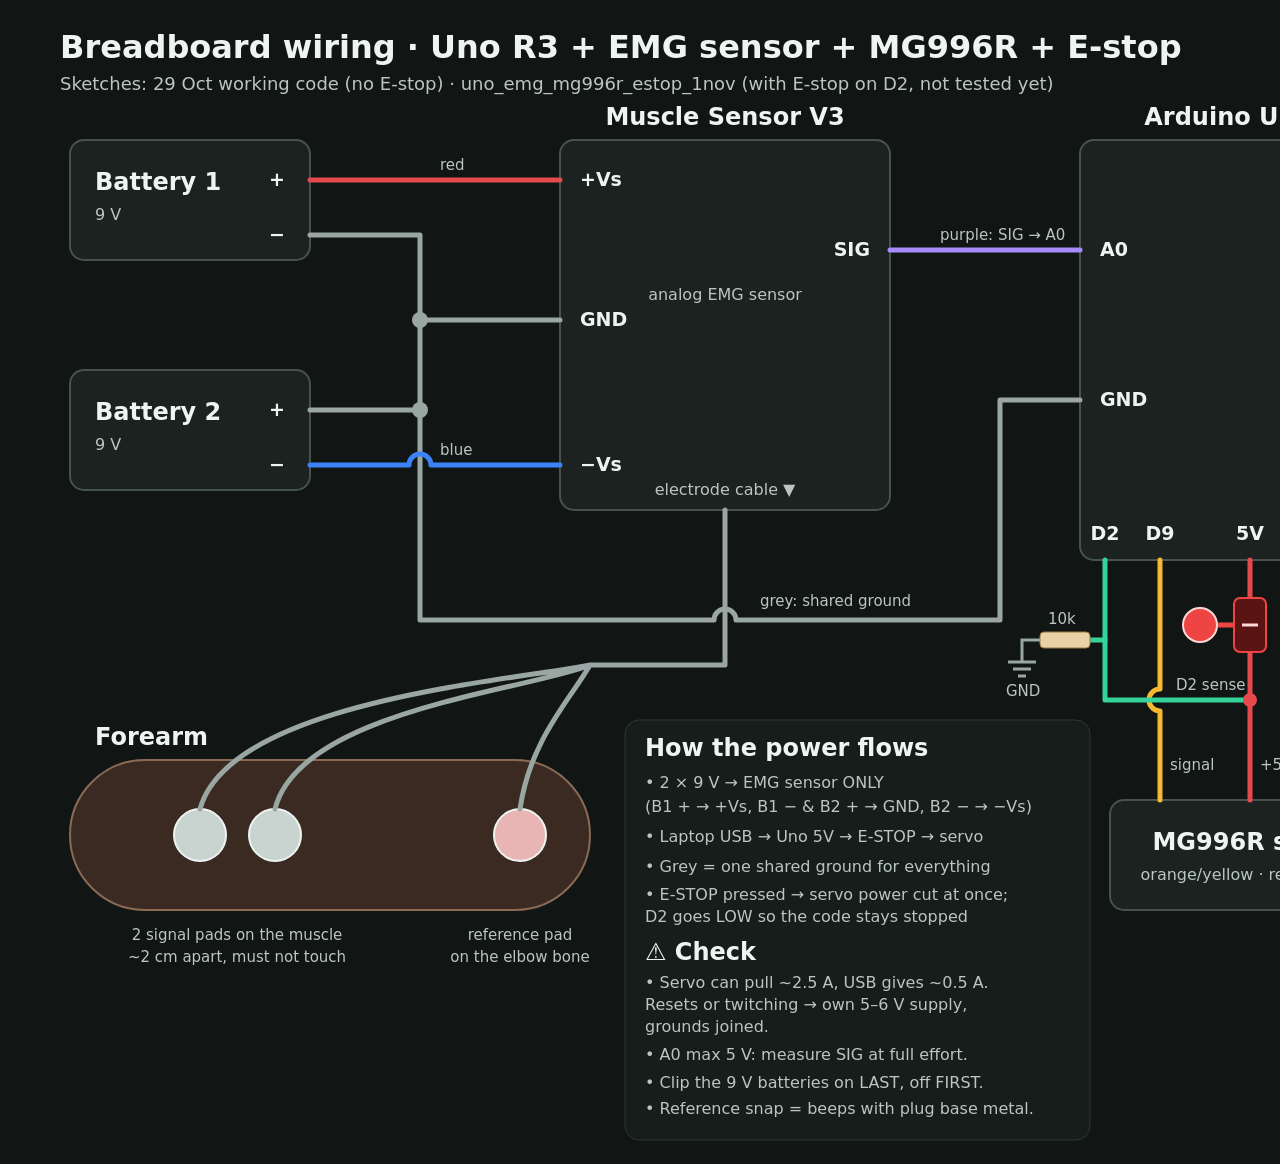
<file: wiring/source/breadboard_wiring.html>
<!doctype html>
<html><head><meta charset="utf-8"><title>Breadboard Wiring</title>
<!-- Source of wiring/breadboard_wiring.png. Edit here, then re-make the PNG. -->
<style>body{margin:0;background:#111614}</style></head><body>
<svg xmlns="http://www.w3.org/2000/svg" width="1700" height="1160" viewBox="0 0 1700 1160" font-family="DejaVu Sans, Arial, sans-serif">
  <defs>
    <style>
      .box{fill:#1b2220;stroke:#46524f;stroke-width:2}
      .t{fill:#eef4f2;font-size:24px;font-weight:700}
      .s{fill:#b9c6c2;font-size:16px}
      .pin{fill:#eef4f2;font-size:19px;font-weight:700}
      .w{fill:none;stroke-width:5;stroke-linecap:round;stroke-linejoin:round}
      .lbl{fill:#b9c6c2;font-size:15px}
    </style>
  </defs>
  <rect width="1700" height="1160" fill="#111614"/>
  <text x="60" y="58" font-size="32" font-weight="700" fill="#eef4f2">Breadboard wiring · Uno R3 + EMG sensor + MG996R + E-stop</text>
  <text x="60" y="90" font-size="18" fill="#b9c6c2">Sketches: 29 Oct working code (no E-stop) · uno_emg_mg996r_estop_1nov (with E-stop on D2, not tested yet)</text>

  <!-- ===== batteries ===== -->
  <rect x="70" y="140" width="240" height="120" rx="14" class="box" stroke="#f08a4b"/>
  <text x="95" y="190" class="t">Battery 1</text><text x="95" y="220" class="s">9 V</text>
  <text x="285" y="186" class="pin" text-anchor="end">+</text><text x="285" y="241" class="pin" text-anchor="end">−</text>

  <rect x="70" y="370" width="240" height="120" rx="14" class="box" stroke="#f08a4b"/>
  <text x="95" y="420" class="t">Battery 2</text><text x="95" y="450" class="s">9 V</text>
  <text x="285" y="416" class="pin" text-anchor="end">+</text><text x="285" y="471" class="pin" text-anchor="end">−</text>

  <!-- ===== EMG sensor ===== -->
  <rect x="560" y="140" width="330" height="370" rx="14" class="box" stroke="#3fae84"/>
  <text x="725" y="125" class="t" text-anchor="middle">Muscle Sensor V3</text>
  <text x="725" y="300" class="s" text-anchor="middle">analog EMG sensor</text>
  <text x="580" y="186" class="pin">+Vs</text>
  <text x="580" y="326" class="pin">GND</text>
  <text x="580" y="471" class="pin">−Vs</text>
  <text x="870" y="256" class="pin" text-anchor="end">SIG</text>
  <text x="725" y="495" class="s" text-anchor="middle">electrode cable ▼</text>

  <!-- ===== Arduino Uno ===== -->
  <rect x="1080" y="140" width="340" height="420" rx="14" class="box" stroke="#2f7bd6"/>
  <text x="1250" y="125" class="t" text-anchor="middle">Arduino Uno R3</text>
  <text x="1100" y="256" class="pin">A0</text>
  <text x="1100" y="406" class="pin">GND</text>
  <text x="1105" y="540" class="pin" text-anchor="middle">D2</text>
  <text x="1160" y="540" class="pin" text-anchor="middle">D9</text>
  <text x="1250" y="540" class="pin" text-anchor="middle">5V</text>
  <text x="1340" y="540" class="pin" text-anchor="middle">GND</text>
  <text x="1400" y="206" class="pin" text-anchor="end">USB</text>

  <!-- ===== laptop ===== -->
  <rect x="1500" y="140" width="170" height="130" rx="14" class="box" stroke="#f08a4b"/>
  <text x="1585" y="190" class="t" text-anchor="middle">Laptop</text>
  <text x="1585" y="218" class="s" text-anchor="middle">on battery,</text>
  <text x="1585" y="240" class="s" text-anchor="middle">charger unplugged</text>

  <!-- ===== servo ===== -->
  <rect x="1110" y="800" width="280" height="110" rx="14" class="box" stroke="#7d8a90"/>
  <text x="1250" y="850" class="t" text-anchor="middle">MG996R servo</text>
  <text x="1250" y="880" class="s" text-anchor="middle">orange/yellow · red · brown</text>

  <!-- ===== hand holder ===== -->
  <rect x="1440" y="780" width="230" height="150" rx="14" class="box" stroke="#7d8a90" stroke-dasharray="6 5"/>
  <text x="1460" y="816" class="t" font-size="20">Hand holder</text>
  <text x="1460" y="844" class="s">3 gears → spool</text>
  <text x="1460" y="868" class="s">→ nylon line</text>
  <text x="1460" y="892" class="s">→ 4 fingers open</text>
  <path d="M1390 855 H1440" stroke="#7d8a90" stroke-width="4" stroke-dasharray="3 6"/>

  <!-- ===== forearm + electrodes ===== -->
  <rect x="70" y="760" width="520" height="150" rx="75" fill="#3a2a22" stroke="#8a6a55" stroke-width="2"/>
  <text x="95" y="745" class="t" font-size="20">Forearm</text>
  <circle cx="200" cy="835" r="26" fill="#c9d3d0" stroke="#eef4f2" stroke-width="2"/>
  <circle cx="275" cy="835" r="26" fill="#c9d3d0" stroke="#eef4f2" stroke-width="2"/>
  <circle cx="520" cy="835" r="26" fill="#e8b4b4" stroke="#eef4f2" stroke-width="2"/>
  <text x="237" y="940" class="lbl" text-anchor="middle">2 signal pads on the muscle</text>
  <text x="237" y="962" class="lbl" text-anchor="middle">~2 cm apart, must not touch</text>
  <text x="520" y="940" class="lbl" text-anchor="middle">reference pad</text>
  <text x="520" y="962" class="lbl" text-anchor="middle">on the elbow bone</text>
  <path d="M725 510 V665 H590 M590 665 C 520 680, 230 700, 200 809 M590 665 C 530 690, 300 710, 275 809 M590 665 C 570 700, 530 740, 520 809" class="w" stroke="#9aa6a3" stroke-width="3"/>

  <!-- ===== wires ===== -->
  <!-- B1 + to +Vs (red) -->
  <path d="M310 180 H560" class="w" stroke="#e5484d"/>
  <!-- ground junction: B1 −, B2 +, sensor GND (grey) -->
  <path d="M310 235 H420 V410 H310" class="w" stroke="#9aa6a3"/>
  <path d="M420 320 H560" class="w" stroke="#9aa6a3"/>
  <circle cx="420" cy="320" r="8" fill="#9aa6a3"/>
  <circle cx="420" cy="410" r="8" fill="#9aa6a3"/>
  <!-- shared ground to the Uno (grey), hops over the electrode cable -->
  <path d="M420 410 V620 H714 A11 11 0 0 1 736 620 H1000 V400 H1080" class="w" stroke="#9aa6a3"/>
  <!-- B2 − to −Vs (blue), hops over the ground line -->
  <path d="M310 465 H409 A11 11 0 0 1 431 465 H560" class="w" stroke="#3b82f6"/>
  <!-- SIG to A0 (purple) -->
  <path d="M890 250 H1080" class="w" stroke="#a78bfa"/>
  <!-- servo wires -->
  <path d="M1160 560 V689 A11 11 0 0 0 1160 711 V800" class="w" stroke="#f5b82e"/>
  <path d="M1250 560 V598 M1250 652 V800" class="w" stroke="#e5484d"/>
  <path d="M1340 560 V800" class="w" stroke="#8b5a3c"/>
  <!-- EMERGENCY STOP: latching button with a normally-closed (NC) contact, in the servo's +5 V wire -->
  <rect x="1234" y="598" width="32" height="54" rx="6" fill="#5a1414" stroke="#ef4444" stroke-width="2"/>
  <path d="M1242 625 H1258" stroke="#ffd6d6" stroke-width="3"/>
  <path d="M1216 625 H1234" stroke="#ef4444" stroke-width="5"/>
  <circle cx="1200" cy="625" r="17" fill="#ef4444" stroke="#ffd6d6" stroke-width="2"/>
  <text x="1352" y="612" class="pin" fill="#ff8a8a">E-STOP</text>
  <text x="1352" y="634" class="lbl">latching, NC contact</text>
  <text x="1352" y="654" class="lbl">in the servo's +5 V</text>
  <!-- D2 senses whether the servo has power: HIGH = running, LOW = E-stop pressed -->
  <path d="M1250 700 H1105 V560" class="w" stroke="#34d399"/>
  <circle cx="1250" cy="700" r="7" fill="#e5484d"/>
  <text x="1176" y="690" class="lbl" fill="#8ff0c4">D2 sense</text>
  <!-- 10k pull-down from D2 to ground -->
  <path d="M1105 640 H1090" class="w" stroke="#34d399"/>
  <rect x="1040" y="632" width="50" height="16" rx="4" fill="#e9d3a6" stroke="#9c7a3c"/>
  <text x="1048" y="624" class="lbl" fill="#e9d3a6">10k</text>
  <path d="M1040 640 H1022 V662 M1008 662 H1036 M1013 669 H1031 M1018 676 H1026" stroke="#9aa6a3" stroke-width="3" fill="none"/>
  <text x="1006" y="696" class="lbl">GND</text>
  <!-- USB (orange power + data) -->
  <path d="M1420 200 H1500" class="w" stroke="#f08a4b" stroke-width="7"/>

  <!-- wire labels -->
  <text x="440" y="170" class="lbl">red</text>
  <text x="440" y="455" class="lbl">blue</text>
  <text x="940" y="240" class="lbl">purple: SIG → A0</text>
  <text x="760" y="606" class="lbl">grey: shared ground</text>
  <text x="1170" y="770" class="lbl">signal</text>
  <text x="1260" y="770" class="lbl">+5 V</text>
  <text x="1350" y="770" class="lbl">GND</text>
  <text x="1424" y="186" class="lbl">USB</text>

  <!-- ===== notes ===== -->
  <rect x="625" y="720" width="465" height="420" rx="14" fill="#171d1b" stroke="#2c3734"/>
  <text x="645" y="756" class="t" font-size="20">How the power flows</text>
  <text x="645" y="788" class="s" fill="#f2b38d">• 2 × 9 V → EMG sensor ONLY</text>
  <text x="645" y="812" class="s">   (B1 + → +Vs, B1 − &amp; B2 + → GND, B2 − → −Vs)</text>
  <text x="645" y="842" class="s" fill="#f2b38d">• Laptop USB → Uno 5V → E-STOP → servo</text>
  <text x="645" y="872" class="s">• Grey = one shared ground for everything</text>
  <text x="645" y="900" class="s" fill="#ff8a8a">• E-STOP pressed → servo power cut at once;</text>
  <text x="645" y="922" class="s" fill="#ff8a8a">  D2 goes LOW so the code stays stopped</text>
  <text x="645" y="960" class="t" font-size="18" fill="#ff8a8a">⚠ Check</text>
  <text x="645" y="988" class="s" fill="#f1d0d0">• Servo can pull ~2.5 A, USB gives ~0.5 A.</text>
  <text x="645" y="1010" class="s" fill="#f1d0d0">  Resets or twitching → own 5–6 V supply,</text>
  <text x="645" y="1032" class="s" fill="#f1d0d0">  grounds joined.</text>
  <text x="645" y="1060" class="s" fill="#f1d0d0">• A0 max 5 V: measure SIG at full effort.</text>
  <text x="645" y="1088" class="s" fill="#f1d0d0">• Clip the 9 V batteries on LAST, off FIRST.</text>
  <text x="645" y="1114" class="s" fill="#f1d0d0">• Reference snap = beeps with plug base metal.</text>
</svg>
</body></html>
</file>
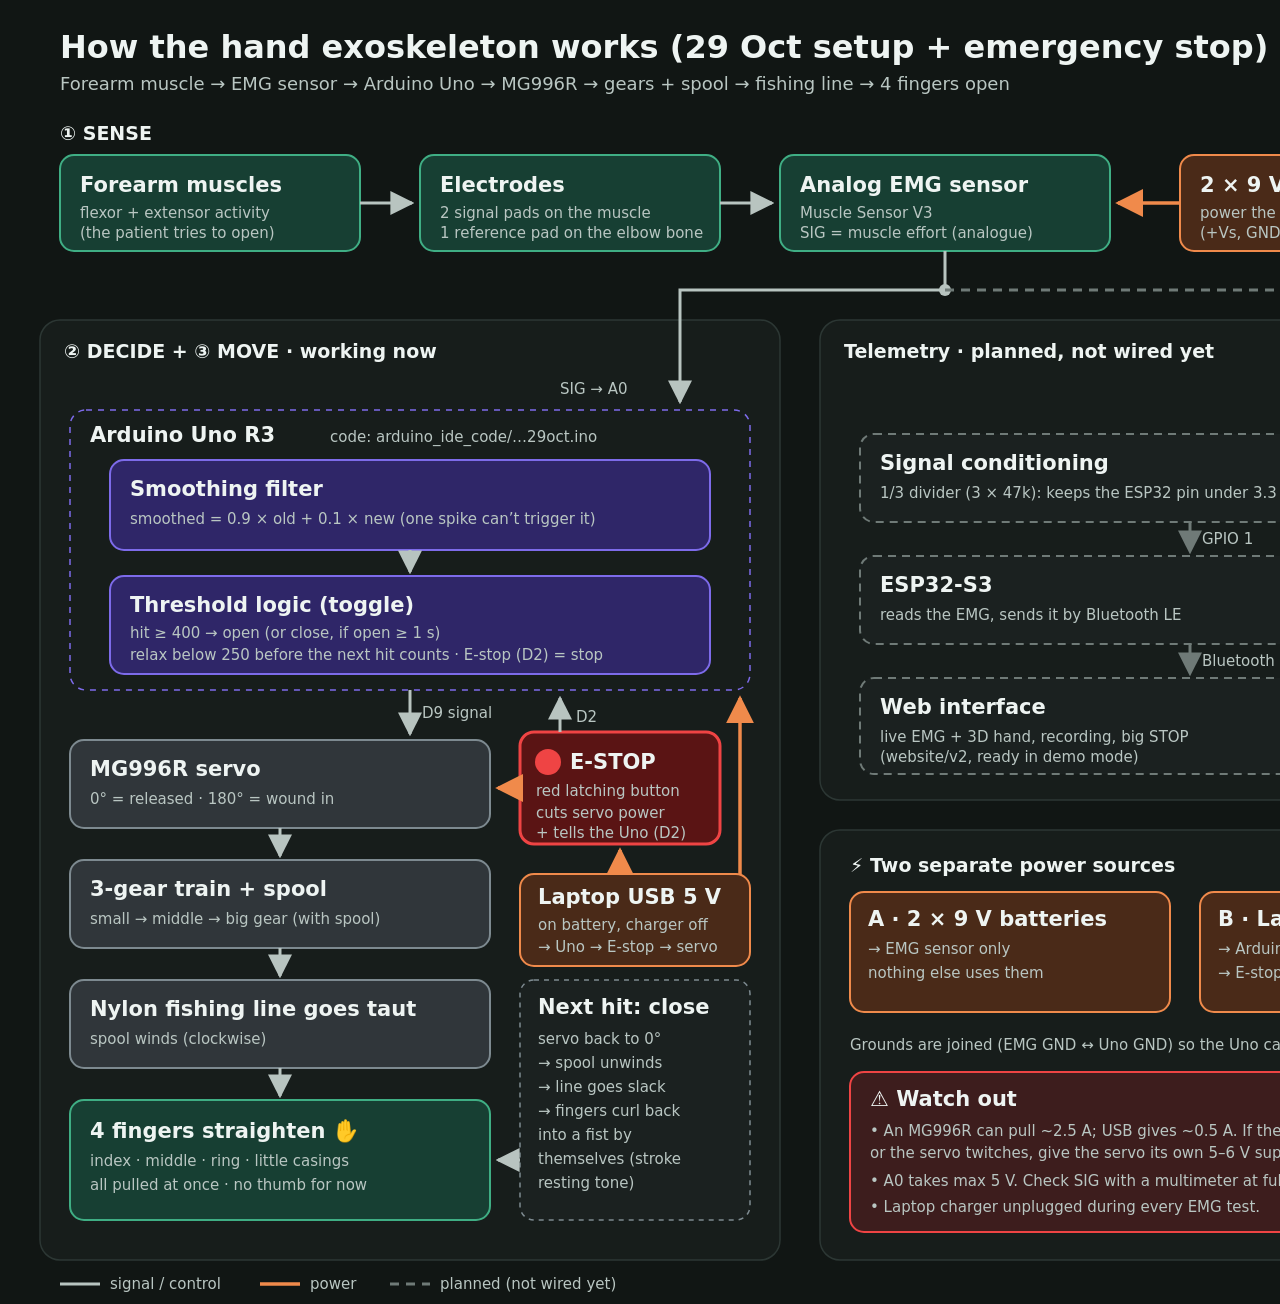
<file: wiring/source/system_overview.html>
<!doctype html>
<html><head><meta charset="utf-8"><title>System Overview</title>
<!-- Source of wiring/system_overview.png. Edit the text here, then re-make the PNG
     (open in Chrome and take a screenshot, or ask Claude to re-render it). -->
<style>body{margin:0;background:#111614}</style></head><body>
<svg xmlns="http://www.w3.org/2000/svg" width="1600" height="1300" viewBox="0 0 1600 1300" font-family="DejaVu Sans, Arial, sans-serif">
  <defs>
    <marker id="aG" viewBox="0 0 10 10" refX="9" refY="5" markerWidth="8" markerHeight="8" orient="auto-start-reverse"><path d="M0,0 L10,5 L0,10 z" fill="#b8c4c0"/></marker>
    <marker id="aO" viewBox="0 0 10 10" refX="9" refY="5" markerWidth="8" markerHeight="8" orient="auto-start-reverse"><path d="M0,0 L10,5 L0,10 z" fill="#f08a4b"/></marker>
    <marker id="aD" viewBox="0 0 10 10" refX="9" refY="5" markerWidth="8" markerHeight="8" orient="auto-start-reverse"><path d="M0,0 L10,5 L0,10 z" fill="#6f7a77"/></marker>
    <style>
      .t{fill:#eef4f2;font-size:21px;font-weight:700}
      .s{fill:#b9c6c2;font-size:15px}
      .lbl{fill:#b9c6c2;font-size:15px}
      .h{fill:#eef4f2;font-size:19px;font-weight:700}
      .sense{fill:#173f33;stroke:#3fae84;stroke-width:2}
      .logic{fill:#2f2668;stroke:#7d6bea;stroke-width:2}
      .mech{fill:#30363a;stroke:#7d8a90;stroke-width:2}
      .power{fill:#4a2a18;stroke:#f08a4b;stroke-width:2}
      .plan{fill:#1b2120;stroke:#6f7a77;stroke-width:2;stroke-dasharray:8 6}
      .panel{fill:#171d1b;stroke:#2c3734;stroke-width:1.5}
      .sig{stroke:#b8c4c0;stroke-width:3;fill:none}
      .pw{stroke:#f08a4b;stroke-width:3.5;fill:none}
      .pl{stroke:#6f7a77;stroke-width:3;fill:none;stroke-dasharray:9 7}
    </style>
  </defs>
  <rect width="1600" height="1300" fill="#111614"/>
  <!-- panels first, so lines and labels sit on top of them -->
  <rect x="40" y="320" width="740" height="940" rx="20" class="panel"/>
  <text x="64" y="358" class="h" fill="#a99cff">② DECIDE + ③ MOVE · working now</text>
  <rect x="820" y="320" width="740" height="480" rx="20" class="panel"/>
  <text x="844" y="358" class="h" fill="#8e9a96">Telemetry · planned, not wired yet</text>
  <rect x="820" y="830" width="740" height="430" rx="20" class="panel"/>

  <!-- title -->
  <text x="60" y="58" font-size="32" font-weight="700" fill="#eef4f2">How the hand exoskeleton works (29 Oct setup + emergency stop)</text>
  <text x="60" y="90" font-size="18" fill="#b9c6c2">Forearm muscle → EMG sensor → Arduino Uno → MG996R → gears + spool → fishing line → 4 fingers open</text>

  <!-- ================= 1 · SENSE ================= -->
  <text x="60" y="140" class="h" fill="#3fae84">① SENSE</text>
  <rect x="60" y="155" width="300" height="96" rx="14" class="sense"/>
  <text x="80" y="192" class="t">Forearm muscles</text>
  <text x="80" y="218" class="s">flexor + extensor activity</text>
  <text x="80" y="238" class="s">(the patient tries to open)</text>

  <rect x="420" y="155" width="300" height="96" rx="14" class="sense"/>
  <text x="440" y="192" class="t">Electrodes</text>
  <text x="440" y="218" class="s">2 signal pads on the muscle</text>
  <text x="440" y="238" class="s">1 reference pad on the elbow bone</text>

  <rect x="780" y="155" width="330" height="96" rx="14" class="sense"/>
  <text x="800" y="192" class="t">Analog EMG sensor</text>
  <text x="800" y="218" class="s">Muscle Sensor V3</text>
  <text x="800" y="238" class="s">SIG = muscle effort (analogue)</text>

  <rect x="1180" y="155" width="360" height="96" rx="14" class="power"/>
  <text x="1200" y="192" class="t">2 × 9 V batteries</text>
  <text x="1200" y="218" class="s">power the EMG sensor ONLY</text>
  <text x="1200" y="238" class="s">(+Vs, GND, −Vs = ±9 V)</text>

  <path d="M360 203 H412" class="sig" marker-end="url(#aG)"/>
  <path d="M720 203 H772" class="sig" marker-end="url(#aG)"/>
  <path d="M1180 203 H1118" class="pw" marker-end="url(#aO)"/>

  <!-- split from EMG SIG -->
  <path d="M945 251 V290" class="sig"/>
  <circle cx="945" cy="290" r="6" fill="#b8c4c0"/>
  <path d="M945 290 H680 V402" class="sig" marker-end="url(#aG)"/>
  <path d="M945 290 H1400 V426" class="pl" marker-end="url(#aD)"/>
  <text x="560" y="394" class="lbl" fill="#e6ecea">SIG → A0</text>
  <text x="1412" y="394" class="lbl">later</text>

  <!-- ================= LEFT: working path ================= -->

  <g transform="translate(0,50)">
  <!-- Uno group -->
  <rect x="70" y="360" width="680" height="280" rx="16" fill="none" stroke="#7d6bea" stroke-width="1.5" stroke-dasharray="6 6"/>
  <text x="90" y="392" class="t" fill="#cfc7ff">Arduino Uno R3</text>
  <text x="330" y="392" class="s">code: arduino_ide_code/…29oct.ino</text>

  <rect x="110" y="410" width="600" height="90" rx="14" class="logic"/>
  <text x="130" y="446" class="t">Smoothing filter</text>
  <text x="130" y="474" class="s">smoothed = 0.9 × old + 0.1 × new  (one spike can’t trigger it)</text>

  <path d="M410 500 V522" class="sig" marker-end="url(#aG)"/>
  <rect x="110" y="526" width="600" height="98" rx="14" class="logic"/>
  <text x="130" y="562" class="t">Threshold logic (toggle)</text>
  <text x="130" y="588" class="s">hit ≥ 400 → open (or close, if open ≥ 1 s)</text>
  <text x="130" y="610" class="s">relax below 250 before the next hit counts · E-stop (D2) = stop</text>

  <path d="M410 640 V684" class="sig" marker-end="url(#aG)"/>
  <text x="422" y="668" class="lbl">D9 signal</text>

  <!-- move chain -->
  <rect x="70" y="690" width="420" height="88" rx="14" class="mech"/>
  <text x="90" y="726" class="t">MG996R servo</text>
  <text x="90" y="754" class="s">0° = released · 180° = wound in</text>

  <path d="M280 778 V806" class="sig" marker-end="url(#aG)"/>
  <rect x="70" y="810" width="420" height="88" rx="14" class="mech"/>
  <text x="90" y="846" class="t">3-gear train + spool</text>
  <text x="90" y="874" class="s">small → middle → big gear (with spool)</text>

  <path d="M280 898 V926" class="sig" marker-end="url(#aG)"/>
  <rect x="70" y="930" width="420" height="88" rx="14" class="mech"/>
  <text x="90" y="966" class="t">Nylon fishing line goes taut</text>
  <text x="90" y="994" class="s">spool winds (clockwise)</text>

  <path d="M280 1018 V1046" class="sig" marker-end="url(#aG)"/>
  <rect x="70" y="1050" width="420" height="120" rx="14" class="sense"/>
  <text x="90" y="1088" class="t">4 fingers straighten ✋</text>
  <text x="90" y="1116" class="s">index · middle · ring · little casings</text>
  <text x="90" y="1140" class="s">all pulled at once · no thumb for now</text>

  <!-- relax / return note -->
  <rect x="520" y="930" width="230" height="240" rx="14" fill="#1b2120" stroke="#7d8a90" stroke-width="1.5" stroke-dasharray="5 5"/>
  <text x="538" y="964" class="t" font-size="18">Next hit: close</text>
  <text x="538" y="994" class="s">servo back to 0°</text>
  <text x="538" y="1018" class="s">→ spool unwinds</text>
  <text x="538" y="1042" class="s">→ line goes slack</text>
  <text x="538" y="1066" class="s">→ fingers curl back</text>
  <text x="538" y="1090" class="s">   into a fist by</text>
  <text x="538" y="1114" class="s">   themselves (stroke</text>
  <text x="538" y="1138" class="s">   resting tone)</text>
  <path d="M520 1110 H498" class="sig" marker-end="url(#aG)"/>

  <!-- emergency stop: in the servo's power wire, and read by the Uno on D2 -->
  <rect x="520" y="682" width="200" height="112" rx="14" fill="#5a1414" stroke="#ef4444" stroke-width="3"/>
  <circle cx="548" cy="712" r="13" fill="#ef4444"/>
  <text x="570" y="719" class="t" font-size="19" fill="#ffd6d6">E-STOP</text>
  <text x="536" y="746" class="s" fill="#f6caca">red latching button</text>
  <text x="536" y="768" class="s" fill="#f6caca">cuts servo power</text>
  <text x="536" y="788" class="s" fill="#f6caca" font-size="14">+ tells the Uno (D2)</text>
  <path d="M520 738 H498" class="pw" marker-end="url(#aO)"/>
  <path d="M560 682 V648" class="sig" marker-end="url(#aG)"/>
  <text x="576" y="672" class="lbl">D2</text>

  <!-- laptop power into the Uno, and through the E-stop to the servo -->
  <rect x="520" y="824" width="230" height="92" rx="14" class="power"/>
  <text x="538" y="854" class="t" font-size="19">Laptop USB 5 V</text>
  <text x="538" y="880" class="s">on battery, charger off</text>
  <text x="538" y="902" class="s" font-size="14">→ Uno → E-stop → servo</text>
  <path d="M620 824 V800" class="pw" marker-end="url(#aO)"/>
  <path d="M740 824 V648" class="pw" marker-end="url(#aO)"/>

  </g>

  <!-- ================= RIGHT: planned telemetry ================= -->

  <g transform="translate(0,50)">
  <rect x="860" y="384" width="660" height="88" rx="14" class="plan"/>
  <text x="880" y="420" class="t" fill="#c4cfcb">Signal conditioning</text>
  <text x="880" y="448" class="s">1/3 divider (3 × 47k): keeps the ESP32 pin under 3.3 V</text>
  <path d="M1190 472 V502" class="pl" marker-end="url(#aD)"/>
  <text x="1202" y="494" class="lbl">GPIO 1</text>

  <rect x="860" y="506" width="660" height="88" rx="14" class="plan"/>
  <text x="880" y="542" class="t" fill="#c4cfcb">ESP32-S3</text>
  <text x="880" y="570" class="s">reads the EMG, sends it by Bluetooth LE</text>
  <path d="M1190 594 V624" class="pl" marker-end="url(#aD)"/>
  <text x="1202" y="616" class="lbl">Bluetooth LE</text>

  <rect x="860" y="628" width="660" height="96" rx="14" class="plan"/>
  <text x="880" y="664" class="t" fill="#c4cfcb">Web interface</text>
  <text x="880" y="692" class="s">live EMG + 3D hand, recording, big STOP</text>
  <text x="880" y="712" class="s">(website/v2, ready in demo mode)</text>

  <!-- ================= POWER SUMMARY ================= -->
  <text x="850" y="822" class="h" fill="#f08a4b">⚡ Two separate power sources</text>

  <rect x="850" y="842" width="320" height="120" rx="14" class="power"/>
  <text x="868" y="876" class="t" font-size="19">A · 2 × 9 V batteries</text>
  <text x="868" y="904" class="s">→ EMG sensor only</text>
  <text x="868" y="928" class="s">nothing else uses them</text>

  <rect x="1200" y="842" width="330" height="120" rx="14" class="power"/>
  <text x="1218" y="876" class="t" font-size="19">B · Laptop USB 5 V</text>
  <text x="1218" y="904" class="s">→ Arduino Uno</text>
  <text x="1218" y="928" class="s">→ E-stop → MG996R</text>

  <text x="850" y="1000" class="s" fill="#d6dfdc">Grounds are joined (EMG GND ↔ Uno GND) so the Uno can read SIG.</text>

  <rect x="850" y="1022" width="680" height="160" rx="14" fill="#3d1d1d" stroke="#ef4444" stroke-width="2"/>
  <text x="870" y="1056" class="t" fill="#ff8a8a" font-size="19">⚠ Watch out</text>
  <text x="870" y="1086" class="s" fill="#f1d0d0">• An MG996R can pull ~2.5 A; USB gives ~0.5 A. If the Uno resets</text>
  <text x="870" y="1108" class="s" fill="#f1d0d0">  or the servo twitches, give the servo its own 5–6 V supply (grounds joined).</text>
  <text x="870" y="1136" class="s" fill="#f1d0d0">• A0 takes max 5 V. Check SIG with a multimeter at full effort.</text>
  <text x="870" y="1162" class="s" fill="#f1d0d0">• Laptop charger unplugged during every EMG test.</text>

  </g>

  <!-- legend -->
  <g transform="translate(60,1284)">
    <path d="M0 0 H40" class="sig"/><text x="50" y="5" class="lbl">signal / control</text>
    <path d="M200 0 H240" class="pw"/><text x="250" y="5" class="lbl">power</text>
    <path d="M330 0 H370" class="pl"/><text x="380" y="5" class="lbl">planned (not wired yet)</text>
  </g>
</svg>
</body></html>
</file>
